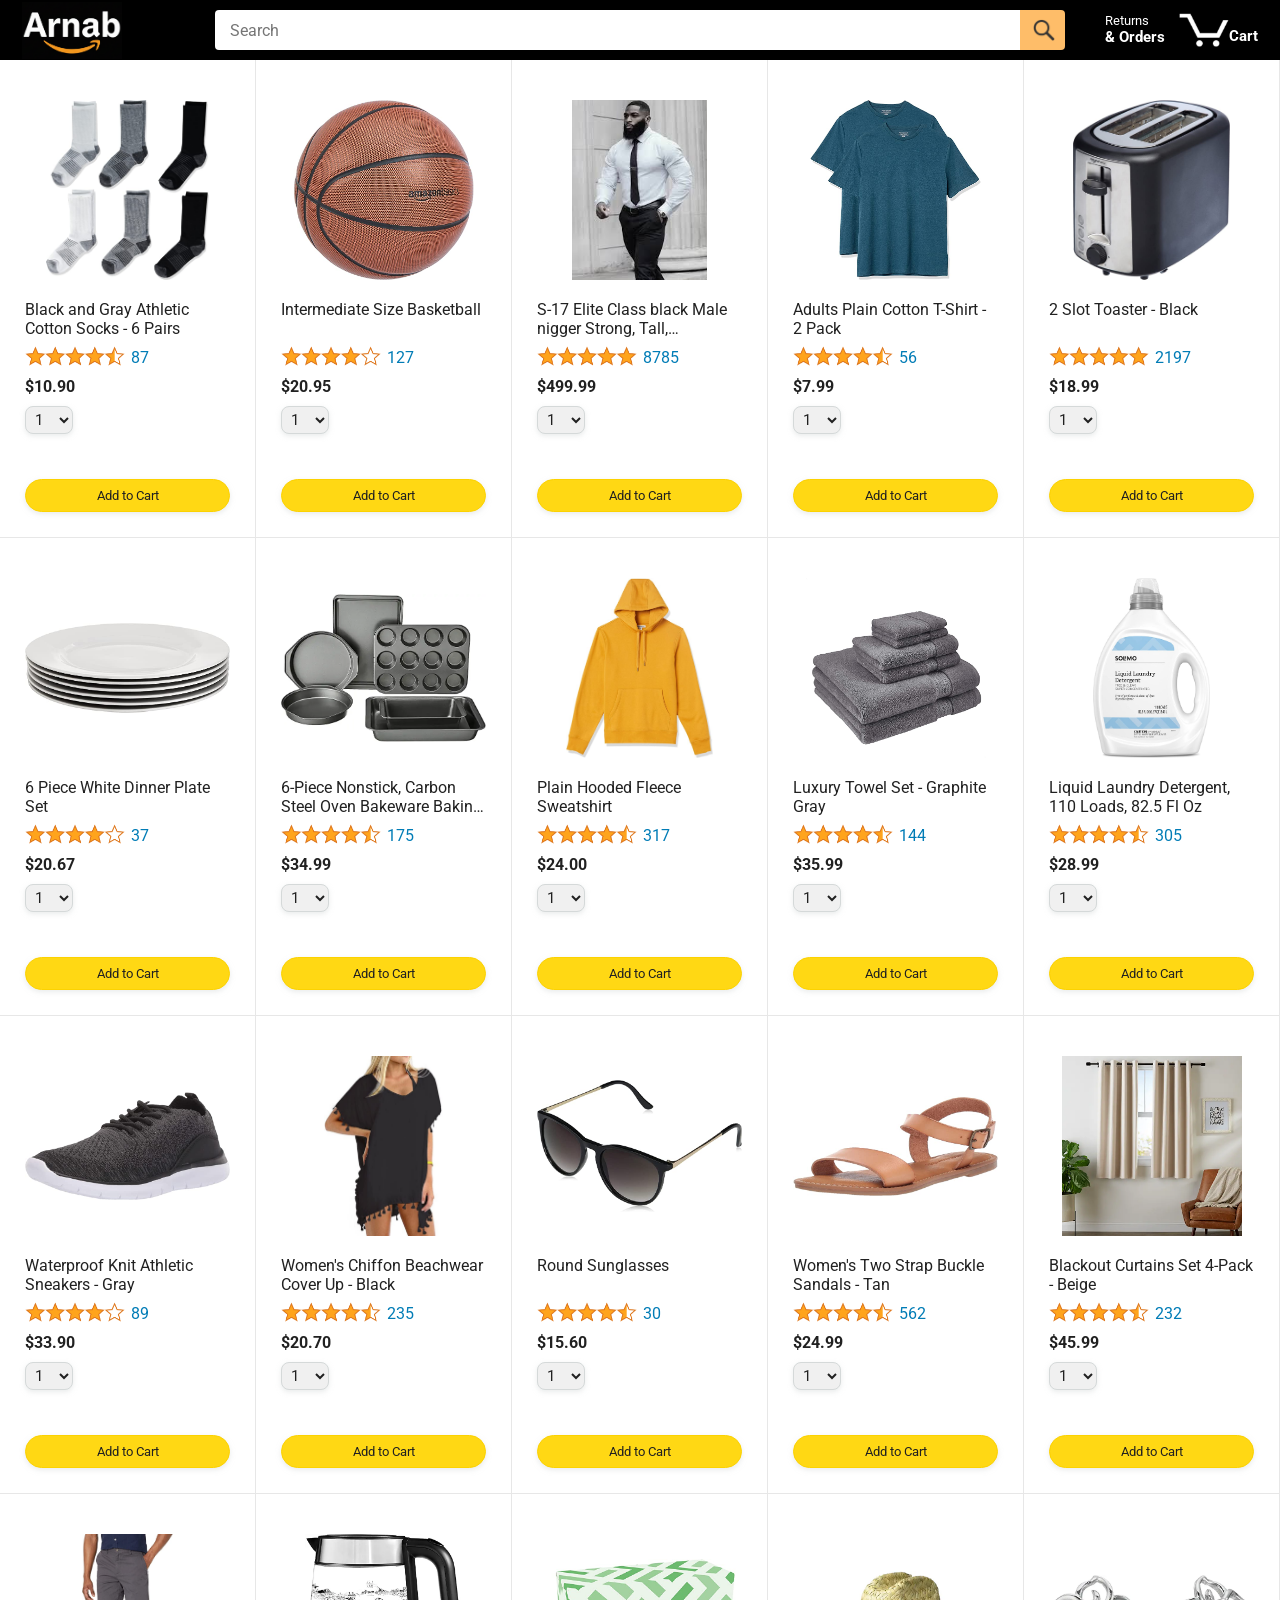
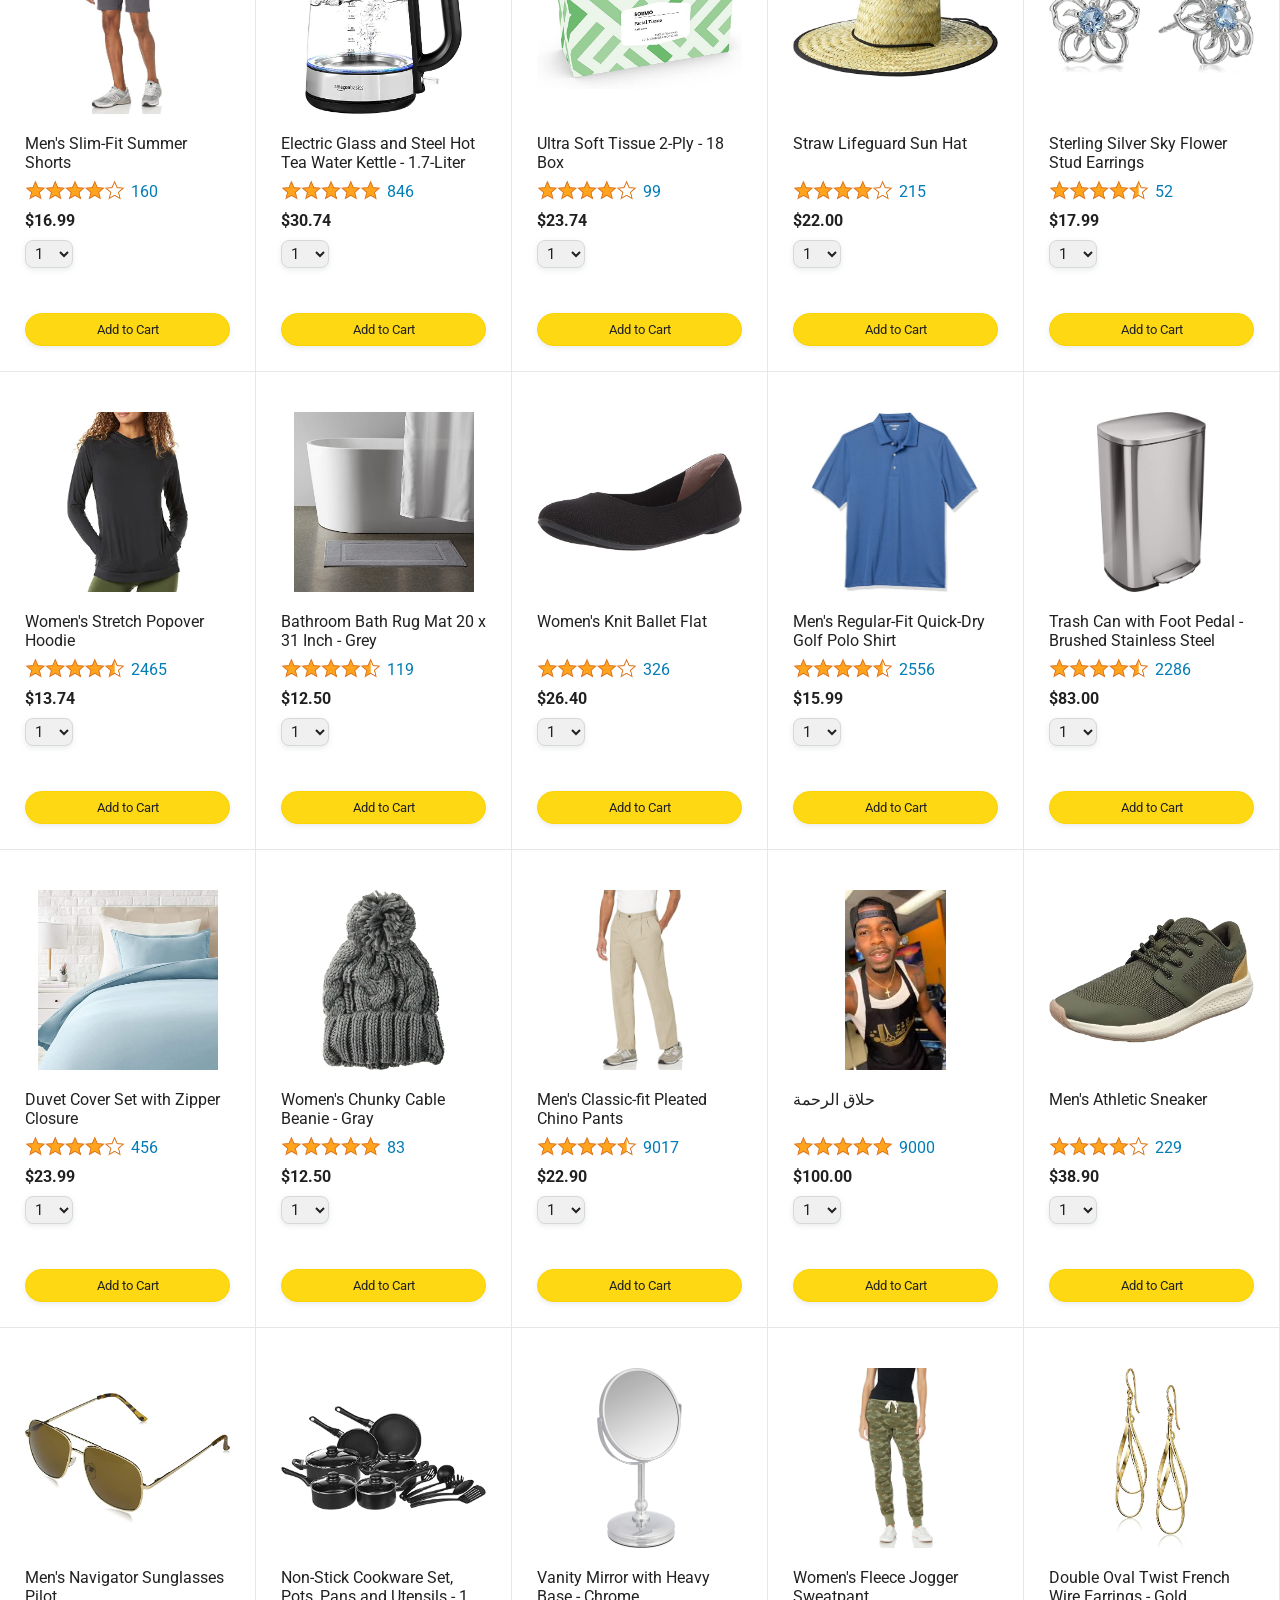
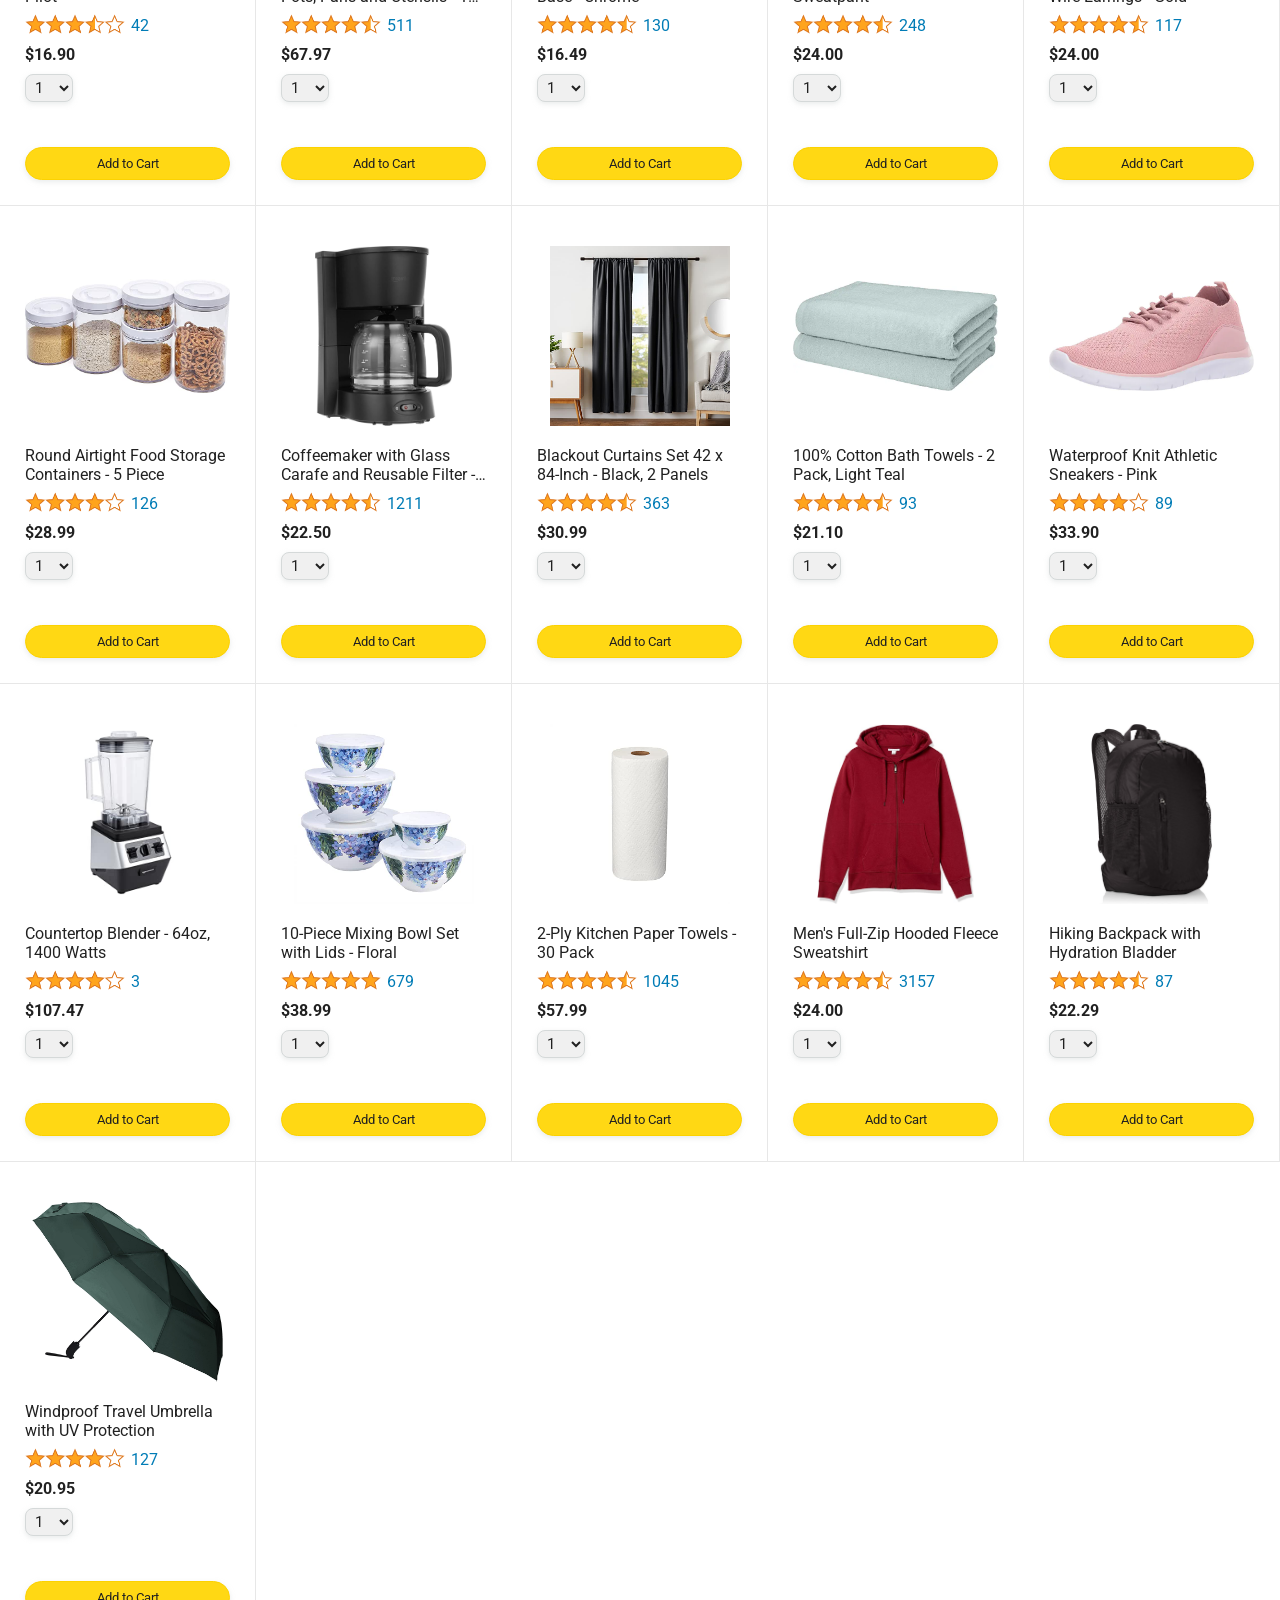
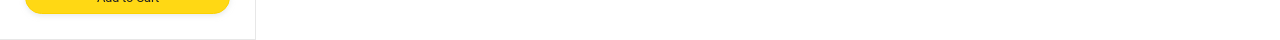
<file: index.html>
<!DOCTYPE html>
<html>
  <head>
    <title>Arnab Project</title>

    <!-- This code is needed for responsive design to work.
      (Responsive design = make the website look good on
      smaller screen sizes like a phone or a tablet). -->
    <meta name="viewport" content="width=device-width, initial-scale=1">

    <!-- Load a font called Roboto from Google Fonts. -->
    <link rel="preconnect" href="https://fonts.googleapis.com">
    <link rel="preconnect" href="https://fonts.gstatic.com" crossorigin>
    <link href="https://fonts.googleapis.com/css2?family=Roboto:wght@400;500;700&display=swap" rel="stylesheet">

    <!-- Here are the CSS files for this page. -->
    <link rel="stylesheet" href="styles/shared/general.css">
    <link rel="stylesheet" href="styles/shared/arnab-header.css">
    <link rel="stylesheet" href="styles/pages/arnab.css">
  </head>
  <body>
    <div class="arnab-header">
      <div class="arnab-header-left-section">
        <a href="index.html" class="header-link">
          <img class="arnab-logo"
            src="images/logoPicture.png">
          <img class="arnab-mobile-logo"
            src="images/arnab-mobile-logo-white.svg">
        </a>
      </div>

      <div class="arnab-header-middle-section">
        <input class="search-bar" type="text" placeholder="Search">

        <button class="search-button">
          <img class="search-icon" src="images/icons/search-icon.png">
        </button>
      </div>

      <div class="arnab-header-right-section">
        <a class="orders-link header-link" href="orders.html">
          <span class="returns-text">Returns</span>
          <span class="orders-text">& Orders</span>
        </a>

        <a class="cart-link header-link" href="checkout.html">
          <img class="cart-icon" src="images/icons/cart-icon.png">
          <div class="cart-quantity js-cart-quantity"></div>
          <div class="cart-text">Cart</div>
        </a>
      </div>
    </div>
    
    <div class="main">
      <div class="products-grid js-products-grid">

        <!--
        <div class="product-container">
          <div class="product-image-container">
            <img class="product-image"
              src="images/products/athletic-cotton-socks-6-pairs.jpg">
          </div>

          <div class="product-name limit-text-to-2-lines">
            Black and Gray Athletic Cotton Socks - 6 Pairs
          </div>

          <div class="product-rating-container">
            <img class="product-rating-stars"
              src="images/ratings/rating-45.png">
            <div class="product-rating-count link-primary">
              87
            </div>
          </div>

          <div class="product-price">
            $10.90
          </div>

          <div class="product-quantity-container">
            <select>
              <option selected value="1">1</option>
              <option value="2">2</option>
              <option value="3">3</option>
              <option value="4">4</option>
              <option value="5">5</option>
              <option value="6">6</option>
              <option value="7">7</option>
              <option value="8">8</option>
              <option value="9">9</option>
              <option value="10">10</option>
            </select>
          </div>

          <div class="product-spacer"></div>

          <div class="added-to-cart">
            <img src="images/icons/checkmark.png">
            Added
          </div>

          <button class="add-to-cart-button button-primary">
            Add to Cart
          </button>
        </div>
        -->

      </div>
    </div>

    <script type="module" src="scripts/arnab.js"></script><!--this file now called Entry point-->
    <!--type="module" let's this file get variables out of other files.-->
  </body>
</html>
</file>
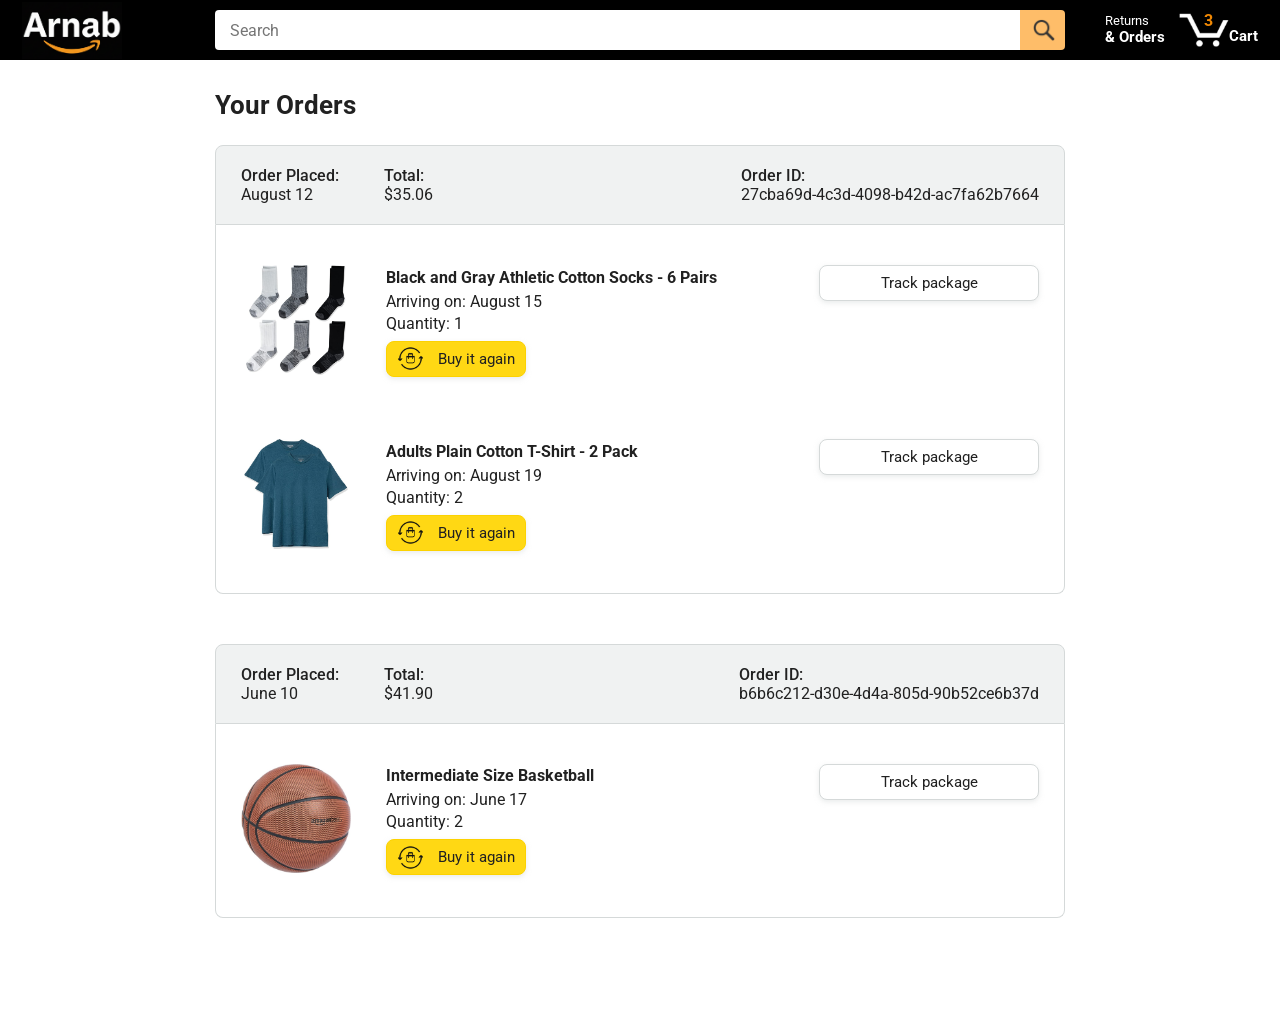
<file: orders.html>
<!DOCTYPE html>
<html>
  <head>
    <title>Orders</title>

    <!-- This code is needed for responsive design to work.
      (Responsive design = make the website look good on
      smaller screen sizes like a phone or a tablet). -->
    <meta name="viewport" content="width=device-width, initial-scale=1">

    <!-- Load a font called Roboto from Google Fonts. -->
    <link rel="preconnect" href="https://fonts.googleapis.com">
    <link rel="preconnect" href="https://fonts.gstatic.com" crossorigin>
    <link href="https://fonts.googleapis.com/css2?family=Roboto:wght@400;500;700&display=swap" rel="stylesheet">

    <!-- Here are the CSS files for this page. -->
    <link rel="stylesheet" href="styles/shared/general.css">
    <link rel="stylesheet" href="styles/shared/arnab-header.css">
    <link rel="stylesheet" href="styles/pages/orders.css">
  </head>
  <body>
    <div class="arnab-header">
      <div class="arnab-header-left-section">
        <a href="index.html" class="header-link">
          <img class="arnab-logo"
            src="images/logoPicture.png">
          <img class="arnab-mobile-logo"
            src="images/arnab-mobile-logo-white.svg">
        </a>
      </div>

      <div class="arnab-header-middle-section">
        <input class="search-bar" type="text" placeholder="Search">

        <button class="search-button">
          <img class="search-icon" src="images/icons/search-icon.png">
        </button>
      </div>

      <div class="arnab-header-right-section">
        <a class="orders-link header-link" href="orders.html">
          <span class="returns-text">Returns</span>
          <span class="orders-text">& Orders</span>
        </a>

        <a class="cart-link header-link" href="checkout.html">
          <img class="cart-icon" src="images/icons/cart-icon.png">
          <div class="cart-quantity">3</div>
          <div class="cart-text">Cart</div>
        </a>
      </div>
    </div>

    <div class="main">
      <div class="page-title">Your Orders</div>

      <div class="orders-grid">
        <div class="order-container">
          
          <div class="order-header">
            <div class="order-header-left-section">
              <div class="order-date">
                <div class="order-header-label">Order Placed:</div>
                <div>August 12</div>
              </div>
              <div class="order-total">
                <div class="order-header-label">Total:</div>
                <div>$35.06</div>
              </div>
            </div>

            <div class="order-header-right-section">
              <div class="order-header-label">Order ID:</div>
              <div>27cba69d-4c3d-4098-b42d-ac7fa62b7664</div>
            </div>
          </div>

          <div class="order-details-grid">
            <div class="product-image-container">
              <img src="images/products/athletic-cotton-socks-6-pairs.jpg">
            </div>

            <div class="product-details">
              <div class="product-name">
                Black and Gray Athletic Cotton Socks - 6 Pairs
              </div>
              <div class="product-delivery-date">
                Arriving on: August 15
              </div>
              <div class="product-quantity">
                Quantity: 1
              </div>
              <button class="buy-again-button button-primary">
                <img class="buy-again-icon" src="images/icons/buy-again.png">
                <span class="buy-again-message">Buy it again</span>
              </button>
            </div>

            <div class="product-actions">
              <a href="tracking.html">
                <button class="track-package-button button-secondary">
                  Track package
                </button>
              </a>
            </div>

            <div class="product-image-container">
              <img src="images/products/adults-plain-cotton-tshirt-2-pack-teal.jpg">
            </div>

            <div class="product-details">
              <div class="product-name">
                Adults Plain Cotton T-Shirt - 2 Pack
              </div>
              <div class="product-delivery-date">
                Arriving on: August 19
              </div>
              <div class="product-quantity">
                Quantity: 2
              </div>
              <button class="buy-again-button button-primary">
                <img class="buy-again-icon" src="images/icons/buy-again.png">
                <span class="buy-again-message">Buy it again</span>
              </button>
            </div>

            <div class="product-actions">
              <a href="tracking.html">
                <button class="track-package-button button-secondary">
                  Track package
                </button>
              </a>
            </div>
          </div>
        </div>

        <div class="order-container">

          <div class="order-header">
            <div class="order-header-left-section">
              <div class="order-date">
                <div class="order-header-label">Order Placed:</div>
                <div>June 10</div>
              </div>
              <div class="order-total">
                <div class="order-header-label">Total:</div>
                <div>$41.90</div>
              </div>
            </div>

            <div class="order-header-right-section">
              <div class="order-header-label">Order ID:</div>
              <div>b6b6c212-d30e-4d4a-805d-90b52ce6b37d</div>
            </div>
          </div>

          <div class="order-details-grid">
            <div class="product-image-container">
              <img src="images/products/intermediate-composite-basketball.jpg">
            </div>

            <div class="product-details">
              <div class="product-name">
                Intermediate Size Basketball
              </div>
              <div class="product-delivery-date">
                Arriving on: June 17
              </div>
              <div class="product-quantity">
                Quantity: 2
              </div>
              <button class="buy-again-button button-primary">
                <img class="buy-again-icon" src="images/icons/buy-again.png">
                <span class="buy-again-message">Buy it again</span>
              </button>
            </div>

            <div class="product-actions">
              <a href="tracking.html">
                <button class="track-package-button button-secondary">
                  Track package
                </button>
              </a>
            </div>
          </div>
        </div>
      </div>
    </div>
  </body>
</html>
</file>
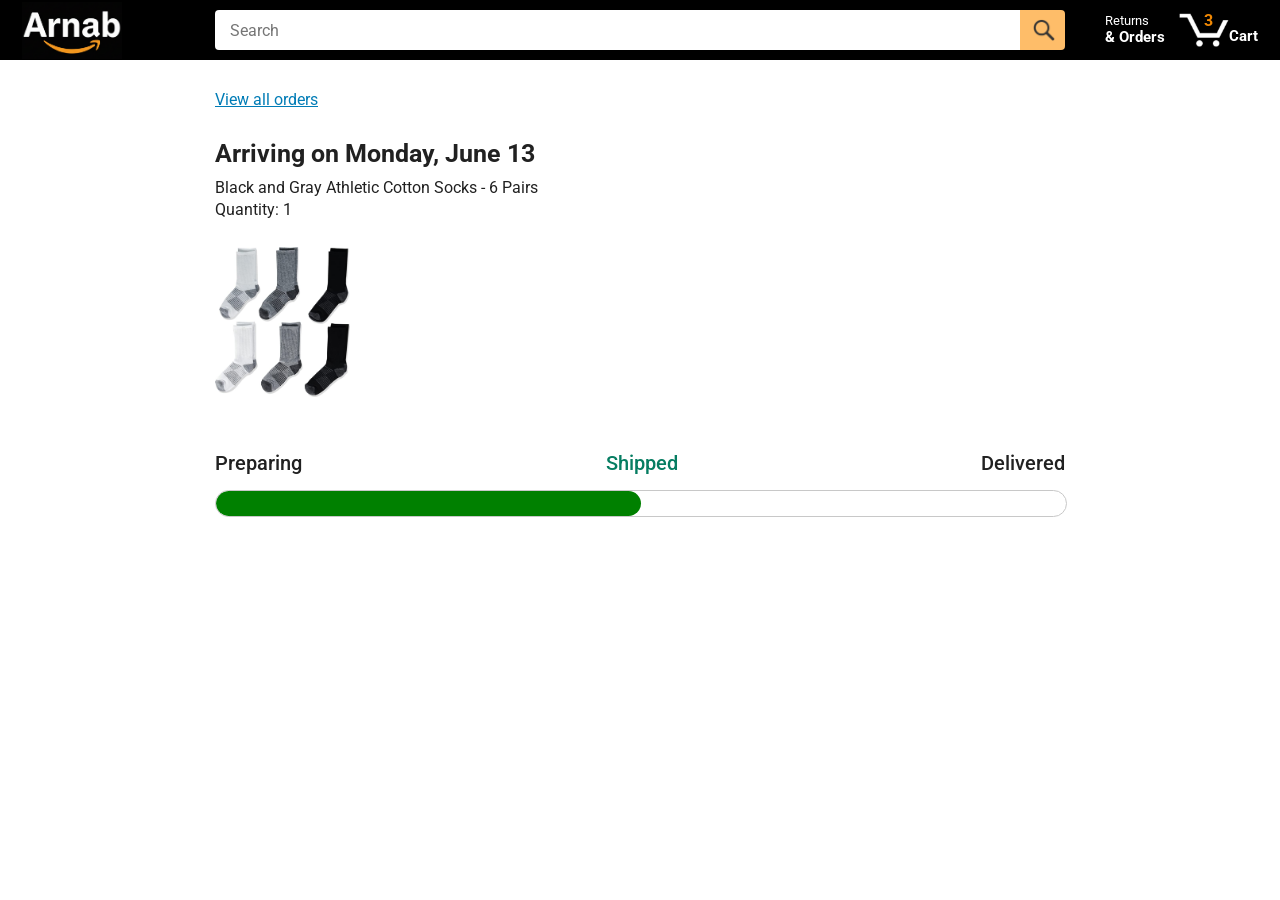
<file: tracking.html>
<!DOCTYPE html>
<html>
  <head>
    <title>Tracking</title>
    <meta name="viewport" content="width=device-width, initial-scale=1">
    <link rel="preconnect" href="https://fonts.googleapis.com">
    <link rel="preconnect" href="https://fonts.gstatic.com" crossorigin>
    <link href="https://fonts.googleapis.com/css2?family=Roboto:wght@400;500;700&display=swap" rel="stylesheet">
    <link rel="stylesheet" href="styles/shared/general.css">
    <link rel="stylesheet" href="styles/shared/arnab-header.css">
    <link rel="stylesheet" href="styles/pages/tracking.css">
  </head>
  <body>
    <div class="arnab-header">
      <div class="arnab-header-left-section">
        <a href="index.html" class="header-link">
          <img class="arnab-logo" src="images/logoPicture.png">
          <img class="arnab-mobile-logo" src="images/arnab-mobile-logo-white.svg">
        </a>
      </div>
      <div class="arnab-header-middle-section">
        <input class="search-bar" type="text" placeholder="Search">
        <button class="search-button">
          <img class="search-icon" src="images/icons/search-icon.png">
        </button>
      </div>
      <div class="arnab-header-right-section">
        <a class="orders-link header-link" href="orders.html">
          <span class="returns-text">Returns</span>
          <span class="orders-text">& Orders</span>
        </a>
        <a class="cart-link header-link" href="checkout.html">
          <img class="cart-icon" src="images/icons/cart-icon.png">
          <div class="cart-quantity">3</div>
          <div class="cart-text">Cart</div>
        </a>
      </div>
    </div>
    <div class="main">
      <div class="order-tracking">
        <a class="back-to-orders-link link-primary" href="orders.html">
          View all orders
        </a>
        <div class="delivery-date">
          Arriving on Monday, June 13
        </div>
        <div class="product-info">
          Black and Gray Athletic Cotton Socks - 6 Pairs
        </div>
        <div class="product-info">
          Quantity: 1
        </div>
        <img class="product-image" src="images/products/athletic-cotton-socks-6-pairs.jpg">
        <div class="progress-labels-container">
          <div class="progress-label">Preparing</div>
          <div class="progress-label current-status">Shipped</div>
          <div class="progress-label">Delivered</div>
        </div>
        <div class="progress-bar-container">
          <div class="progress-bar"></div>
        </div>
      </div>
    </div>
  </body>
</html>
</file>
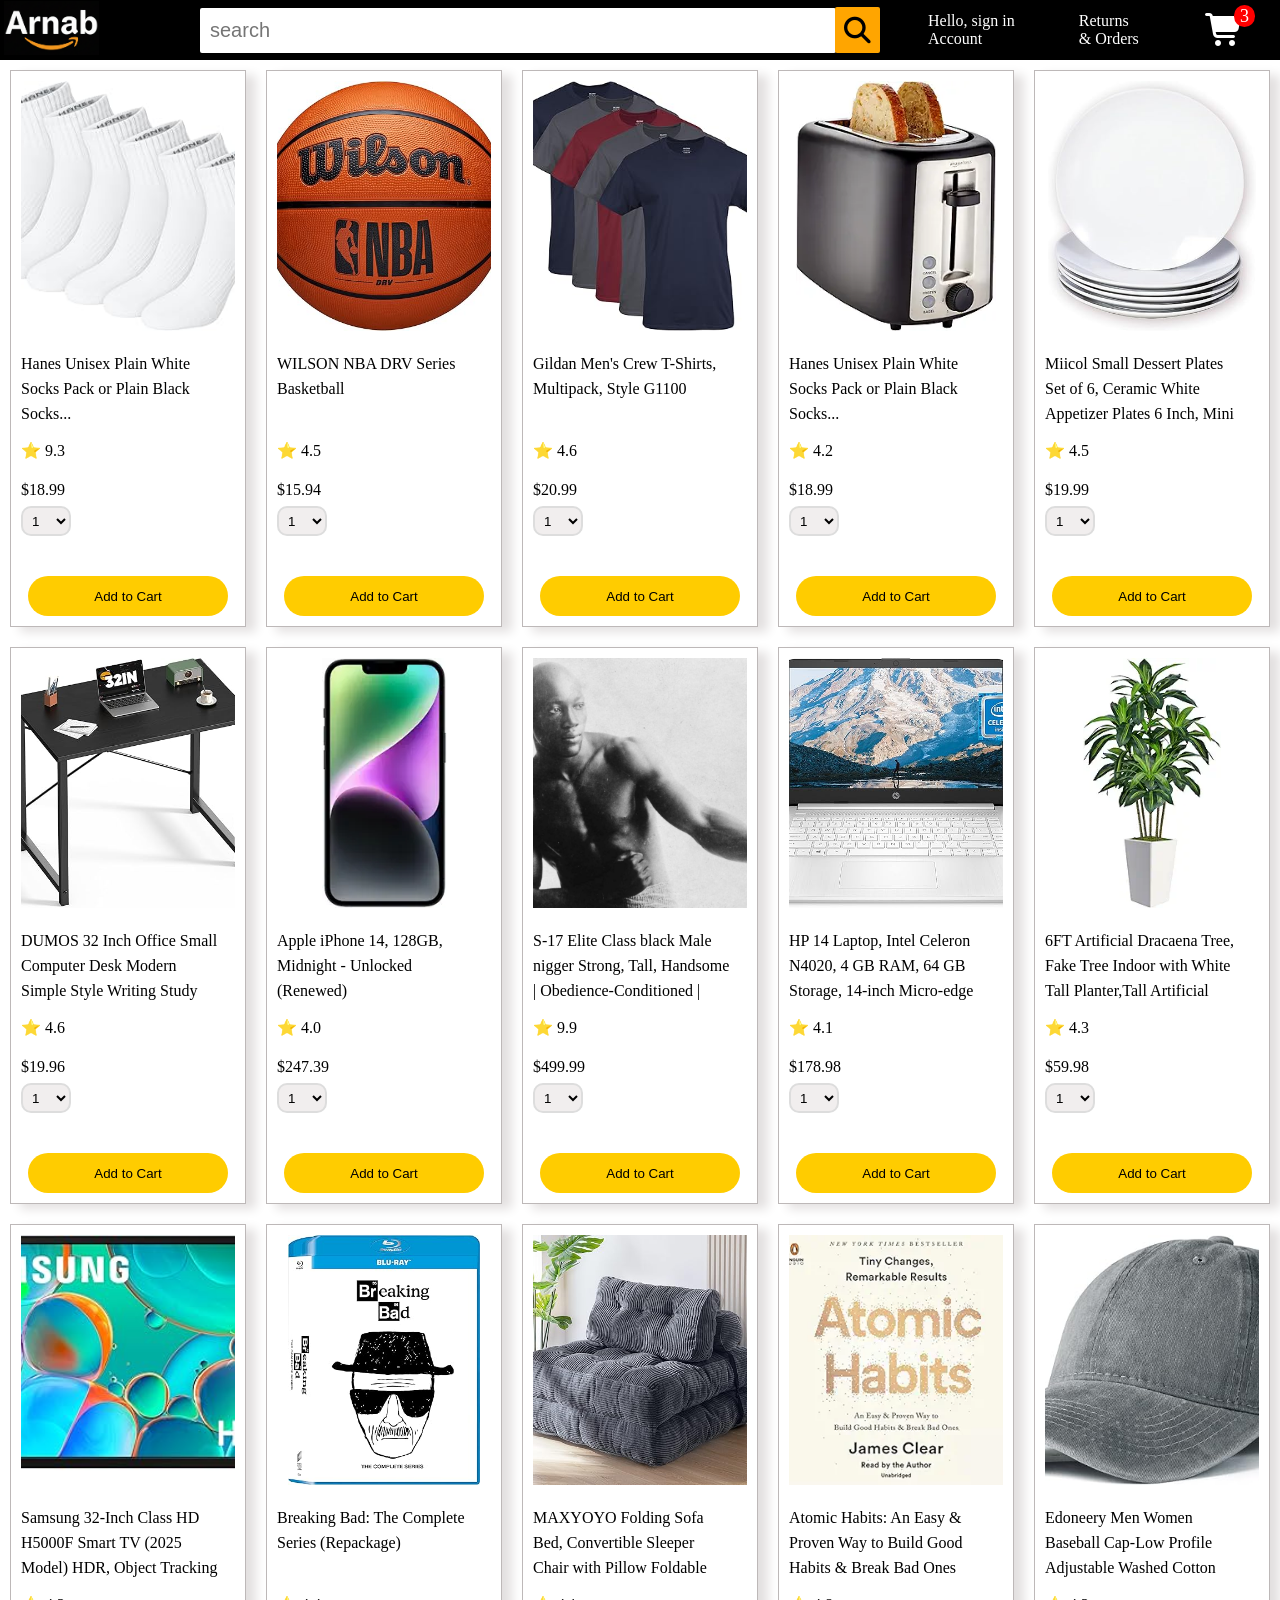
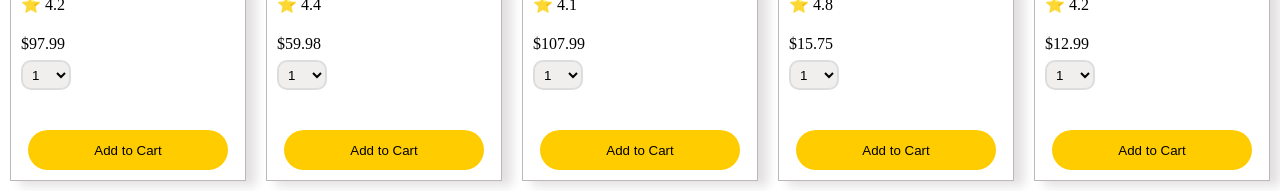
<file: Pages/HomePage.html>
<!DOCTYPE html>
<html lang="en">
<head>
    <meta charset="UTF-8">
    <title>Arnab Store</title>
    <link rel="stylesheet" href="../Styles/headStyles.css">
    <link rel="stylesheet" href="../Styles/generalStyles.css">
    <link rel="stylesheet" href="../Styles/middleStyles.css">
    <!-- links for the icons -->
    <link rel="stylesheet" href="../fontawesome/css/fontawesome.min.css">
    <link rel="stylesheet" href="../fontawesome/css/all.min.css">
</head>

<body>
    <div class="header">
        <div class="left-section">
            <img class="image-logo" src="/ImagesFolder/general/logoPicture.png" alt="logo">
        </div>
        
        <div class="middle-section">
            <div class="search-box-container">
                <label><input id="search-box-id" class="search-box" type="search" placeholder="search"></label>
            </div>
            <div>
                <button class="search-button">
                    <a class="search-button-link" href="#search-box-id">
                        <i class="fa-solid fa-magnifying-glass fa-2x"></i>
                    </a>
                </button>
            </div>
        </div>
        
        <div class="right-section">
            
            <div class="sign-in">
                <a href="loginPage.html">Hello, sign in <br>Account</a>
            </div>
            
            <div class="returns-and-orders">
                <a href="#">Returns<br>& Orders</a>
            </div>
            
            <div class="cart">
                <a href="#"><i class="fa-solid fa-cart-shopping fa-2x"></i></a>
                <p class="items-number">3</p>
            </div>
            
        </div>
        
    </div>
    
    <div class="middle">
        
        <!--product 1-->
        <div class="product-preview">
            
            <div class="product-picture-container">
                <img class="product-picture" src="/ImagesFolder/products/white-socks.jpg" alt="error">
            </div>
            
            <div class="product-info">
                <p class="product-det">Hanes Unisex Plain White Socks Pack or Plain Black Socks...</p>
            </div>
            
            <div class="product-rate">
                <p>&#11088; 9.3</p>
            </div>
            
            <div class="product-price-container">
                <p class="product-price">$18.99</p>
            </div>
            
            <div class="quantity">
                <label>
                    <select class="product-number">
                    <option value="1">1</option>
                    <option value="2">2</option>
                    <option value="3">3</option>
                    <option value="4">4</option>
                    <option value="5">5</option>
                </select>
                </label>
            </div>
            
            <div class="add-button-container">
                <button class="add-button">Add to Cart</button>
            </div>
            
        </div>
        
        <!-- product 2-->
        <div class="product-preview">
            
            <div class="product-picture-container">
                <img class="product-picture" src="/ImagesFolder/products/basketball.jpg" alt="error">
            </div>
            
            <div class="product-info">
                <p class="product-det">WILSON NBA DRV Series Basketball</p>
            </div>
            
            <div class="product-rate">
                <p>&#11088; 4.5</p>
            </div>
            
            <div class="product-price-container">
                <p class="product-price">$15.94</p>
            </div>
            
            <div class="quantity">
                <label>
                    <select class="product-number">
                        <option value="1">1</option>
                        <option value="2">2</option>
                        <option value="3">3</option>
                        <option value="4">4</option>
                        <option value="5">5</option>
                    </select>
                </label>
            </div>
            
            <div class="add-button-container">
                <button class="add-button">Add to Cart</button>
            </div>
        
        </div>
        
        <!-- product 3-->
        <div class="product-preview">
            
            <div class="product-picture-container">
                <img class="product-picture" src="/ImagesFolder/products/t-shirt.jpg" alt="error">
            </div>
            
            <div class="product-info">
                <p class="product-det">Gildan Men's Crew T-Shirts, Multipack, Style G1100</p>
            </div>
            
            <div class="product-rate">
                <p>&#11088; 4.6</p>
            </div>
            
            <div class="product-price-container">
                <p class="product-price">$20.99</p>
            </div>
            
            <div class="quantity">
                <label>
                    <select class="product-number">
                        <option value="1">1</option>
                        <option value="2">2</option>
                        <option value="3">3</option>
                        <option value="4">4</option>
                        <option value="5">5</option>
                    </select>
                </label>
            </div>
            
            <div class="add-button-container">
                <button class="add-button">Add to Cart</button>
            </div>
        
        </div>
        
        <!-- product 4-->
        <div class="product-preview">
            
            <div class="product-picture-container">
                <img class="product-picture" src="/ImagesFolder/products/toaster.webp" alt="error">
            </div>
            
            <div class="product-info">
                <p class="product-det">Hanes Unisex Plain White Socks Pack or Plain Black Socks...</p>
            </div>
            
            <div class="product-rate">
                <p>&#11088; 4.2</p>
            </div>
            
            <div class="product-price-container">
                <p class="product-price">$18.99</p>
            </div>
            
            <div class="quantity">
                <label>
                    <select class="product-number">
                        <option value="1">1</option>
                        <option value="2">2</option>
                        <option value="3">3</option>
                        <option value="4">4</option>
                        <option value="5">5</option>
                    </select>
                </label>
            </div>
            
            <div class="add-button-container">
                <button class="add-button">Add to Cart</button>
            </div>
        
        </div>
        
        <!-- product 5-->
        <div class="product-preview">
            
            <div class="product-picture-container">
                <img class="product-picture" src="/ImagesFolder/products/white-plates.jpg" alt="error">
            </div>
            
            <div class="product-info">
                <p class="product-det">Miicol Small Dessert Plates Set of 6, Ceramic White Appetizer Plates 6 Inch, Mini Porcelain Serving Plate for Cake, Bread, Salad, Snack</p>
            </div>
            
            <div class="product-rate">
                <p>&#11088; 4.5</p>
            </div>
            
            <div class="product-price-container">
                <p class="product-price">$19.99</p>
            </div>
            
            <div class="quantity">
                <label>
                    <select class="product-number">
                        <option value="1">1</option>
                        <option value="2">2</option>
                        <option value="3">3</option>
                        <option value="4">4</option>
                        <option value="5">5</option>
                    </select>
                </label>
            </div>
            
            <div class="add-button-container">
                <button class="add-button">Add to Cart</button>
            </div>
        
        </div>
        
        <!-- product 6-->
        <div class="product-preview">
            
            <div class="product-picture-container">
                <img class="product-picture" src="/ImagesFolder/products/computer-disk.jpg" alt="error">
            </div>
            
            <div class="product-info">
                <p class="product-det">DUMOS 32 Inch Office Small Computer Desk Modern Simple Style Writing Study Work Table for Home Bedroom - Wood Black</p>
            </div>
            
            <div class="product-rate">
                <p>&#11088; 4.6</p>
            </div>
            
            <div class="product-price-container">
                <p class="product-price">$19.96</p>
            </div>
            
            <div class="quantity">
                <label>
                    <select class="product-number">
                        <option value="1">1</option>
                        <option value="2">2</option>
                        <option value="3">3</option>
                        <option value="4">4</option>
                        <option value="5">5</option>
                    </select>
                </label>
            </div>
            
            <div class="add-button-container">
                <button class="add-button">Add to Cart</button>
            </div>
        
        </div>
        
        <!-- product 7-->
        <div class="product-preview">
            
            <div class="product-picture-container">
                <img class="product-picture" src="/ImagesFolder/products/iphone14.webp" alt="error">
            </div>
            
            <div class="product-info">
                <p class="product-det">Apple iPhone 14, 128GB, Midnight - Unlocked (Renewed)</p>
            </div>
            
            <div class="product-rate">
                <p>&#11088; 4.0</p>
            </div>
            
            <div class="product-price-container">
                <p class="product-price">$247.39</p>
            </div>
            
            <div class="quantity">
                <label>
                    <select class="product-number">
                        <option value="1">1</option>
                        <option value="2">2</option>
                        <option value="3">3</option>
                        <option value="4">4</option>
                        <option value="5">5</option>
                    </select>
                </label>
            </div>
            
            <div class="add-button-container">
                <button class="add-button">Add to Cart</button>
            </div>
        
        </div>
        
        <!-- product 8-->
        <div class="product-preview">
            
            <div class="product-picture-container">
                <img class="product-picture" src="/ImagesFolder/products/nigger.jpeg" alt="error">
            </div>
            
            <div class="product-info">
                <p class="product-det">S-17 Elite Class black Male nigger Strong, Tall, Handsome | Obedience-Conditioned |</p>
            </div>
            
            <div class="product-rate">
                <p>&#11088; 9.9</p>
            </div>
            
            <div class="product-price-container">
                <p class="product-price">$499.99</p>
            </div>
            
            <div class="quantity">
                <label>
                    <select class="product-number">
                        <option value="1">1</option>
                        <option value="2">2</option>
                        <option value="3">3</option>
                        <option value="4">4</option>
                        <option value="5">5</option>
                    </select>
                </label>
            </div>
            
            <div class="add-button-container">
                <button class="add-button">Add to Cart</button>
            </div>
        
        </div>
        
        <!-- product 9-->
        <div class="product-preview">
            
            <div class="product-picture-container">
                <img class="product-picture" src="/ImagesFolder/products/laptop.jpg" alt="error">
            </div>
            
            <div class="product-info">
                <p class="product-det">HP 14 Laptop, Intel Celeron N4020, 4 GB RAM, 64 GB Storage, 14-inch Micro-edge HD Display, Windows 11 Home, Thin & Portable, 4K Graphics, One Year of Microsoft 365 (14-dq0040nr, Snowflake White)</p>
            </div>
            
            <div class="product-rate">
                <p>&#11088; 4.1</p>
            </div>
            
            <div class="product-price-container">
                <p class="product-price">$178.98</p>
            </div>
            
            <div class="quantity">
                <label>
                    <select class="product-number">
                        <option value="1">1</option>
                        <option value="2">2</option>
                        <option value="3">3</option>
                        <option value="4">4</option>
                        <option value="5">5</option>
                    </select>
                </label>
            </div>
            
            <div class="add-button-container">
                <button class="add-button">Add to Cart</button>
            </div>
        
        </div>
        
        <!-- product 10-->
        <div class="product-preview">
            
            <div class="product-picture-container">
                <img class="product-picture" src="/ImagesFolder/products/tree.webp" alt="error">
            </div>
            
            <div class="product-info">
                <p class="product-det">6FT Artificial Dracaena Tree, Fake Tree Indoor with White Tall Planter,Tall Artificial Plants Indoor, Artificial Silk Tree for Home Office Decor (White)</p>
            </div>
            
            <div class="product-rate">
                <p>&#11088; 4.3</p>
            </div>
            
            <div class="product-price-container">
                <p class="product-price">$59.98</p>
            </div>
            
            <div class="quantity">
                <label>
                    <select class="product-number">
                        <option value="1">1</option>
                        <option value="2">2</option>
                        <option value="3">3</option>
                        <option value="4">4</option>
                        <option value="5">5</option>
                    </select>
                </label>
            </div>
            
            <div class="add-button-container">
                <button class="add-button">Add to Cart</button>
            </div>
        
        </div>
        
        <!-- product 11-->
        <div class="product-preview">
            
            <div class="product-picture-container">
                <img class="product-picture" src="/ImagesFolder/products/samsung-tv.jpg" alt="error">
            </div>
            
            <div class="product-info">
                <p class="product-det">Samsung 32-Inch Class HD H5000F Smart TV (2025 Model) HDR, Object Tracking Sound Lite, Knox Security, One UI Tizen</p>
            </div>
            
            <div class="product-rate">
                <p>&#11088; 4.2</p>
            </div>
            
            <div class="product-price-container">
                <p class="product-price">$97.99</p>
            </div>
            
            <div class="quantity">
                <label>
                    <select class="product-number">
                        <option value="1">1</option>
                        <option value="2">2</option>
                        <option value="3">3</option>
                        <option value="4">4</option>
                        <option value="5">5</option>
                    </select>
                </label>
            </div>
            
            <div class="add-button-container">
                <button class="add-button">Add to Cart</button>
            </div>
        
        </div>
        
        <!-- product 12-->
        <div class="product-preview">
            
            <div class="product-picture-container">
                <img class="product-picture" src="/ImagesFolder/products/breaking-bad.jpg" alt="error">
            </div>
            
            <div class="product-info">
                <p class="product-det">Breaking Bad: The Complete Series (Repackage)</p>
            </div>
            
            <div class="product-rate">
                <p>&#11088; 4.4</p>
            </div>
            
            <div class="product-price-container">
                <p class="product-price">$59.98</p>
            </div>
            
            <div class="quantity">
                <label>
                    <select class="product-number">
                        <option value="1">1</option>
                        <option value="2">2</option>
                        <option value="3">3</option>
                        <option value="4">4</option>
                        <option value="5">5</option>
                    </select>
                </label>
            </div>
            
            <div class="add-button-container">
                <button class="add-button">Add to Cart</button>
            </div>
        
        </div>
        
        <!-- product 13-->
        <div class="product-preview">
            
            <div class="product-picture-container">
                <img class="product-picture" src="/ImagesFolder/products/couch.jpg" alt="error">
            </div>
            
            <div class="product-info">
                <p class="product-det">MAXYOYO Folding Sofa Bed, Convertible Sleeper Chair with Pillow Foldable Mattress with Back Support, Portable Fold Out Chair Bed Comfy Floor Sofa Lounge for Living Room Bedroom, Dark Grey, Single</p>
            </div>
            
            <div class="product-rate">
                <p>&#11088; 4.1</p>
            </div>
            
            <div class="product-price-container">
                <p class="product-price">$107.99</p>
            </div>
            
            <div class="quantity">
                <label>
                    <select class="product-number">
                        <option value="1">1</option>
                        <option value="2">2</option>
                        <option value="3">3</option>
                        <option value="4">4</option>
                        <option value="5">5</option>
                    </select>
                </label>
            </div>
            
            <div class="add-button-container">
                <button class="add-button">Add to Cart</button>
            </div>
        
        </div>
        
        <!-- product 14-->
        <div class="product-preview">
            
            <div class="product-picture-container">
                <img class="product-picture" src="/ImagesFolder/products/atomic-habits.webp" alt="error">
            </div>
            
            <div class="product-info">
                <p class="product-det">Atomic Habits: An Easy & Proven Way to Build Good Habits & Break Bad Ones Audible </p>
            </div>
            
            <div class="product-rate">
                <p>&#11088; 4.8</p>
            </div>
            
            <div class="product-price-container">
                <p class="product-price">$15.75</p>
            </div>
            
            <div class="quantity">
                <label>
                    <select class="product-number">
                        <option value="1">1</option>
                        <option value="2">2</option>
                        <option value="3">3</option>
                        <option value="4">4</option>
                        <option value="5">5</option>
                    </select>
                </label>
            </div>
            
            <div class="add-button-container">
                <button class="add-button">Add to Cart</button>
            </div>
        
        </div>
        
        <!-- product 15-->
        <div class="product-preview">
            
            <div class="product-picture-container">
                <img class="product-picture" src="/ImagesFolder/products/gray-hat.jpg" alt="error">
            </div>
            
            <div class="product-info">
                <p class="product-det">Edoneery Men Women Baseball Cap-Low Profile Adjustable Washed Cotton Golf Dad Hat</p>
            </div>
            
            <div class="product-rate">
                <p>&#11088; 4.2</p>
            </div>
            
            <div class="product-price-container">
                <p class="product-price">$12.99</p>
            </div>
            
            <div class="quantity">
                <label>
                    <select class="product-number">
                        <option value="1">1</option>
                        <option value="2">2</option>
                        <option value="3">3</option>
                        <option value="4">4</option>
                        <option value="5">5</option>
                    </select>
                </label>
            </div>
            
            <div class="add-button-container">
                <button class="add-button">Add to Cart</button>
            </div>
        
        </div>
        
    </div>

</body>

</html>
</file>
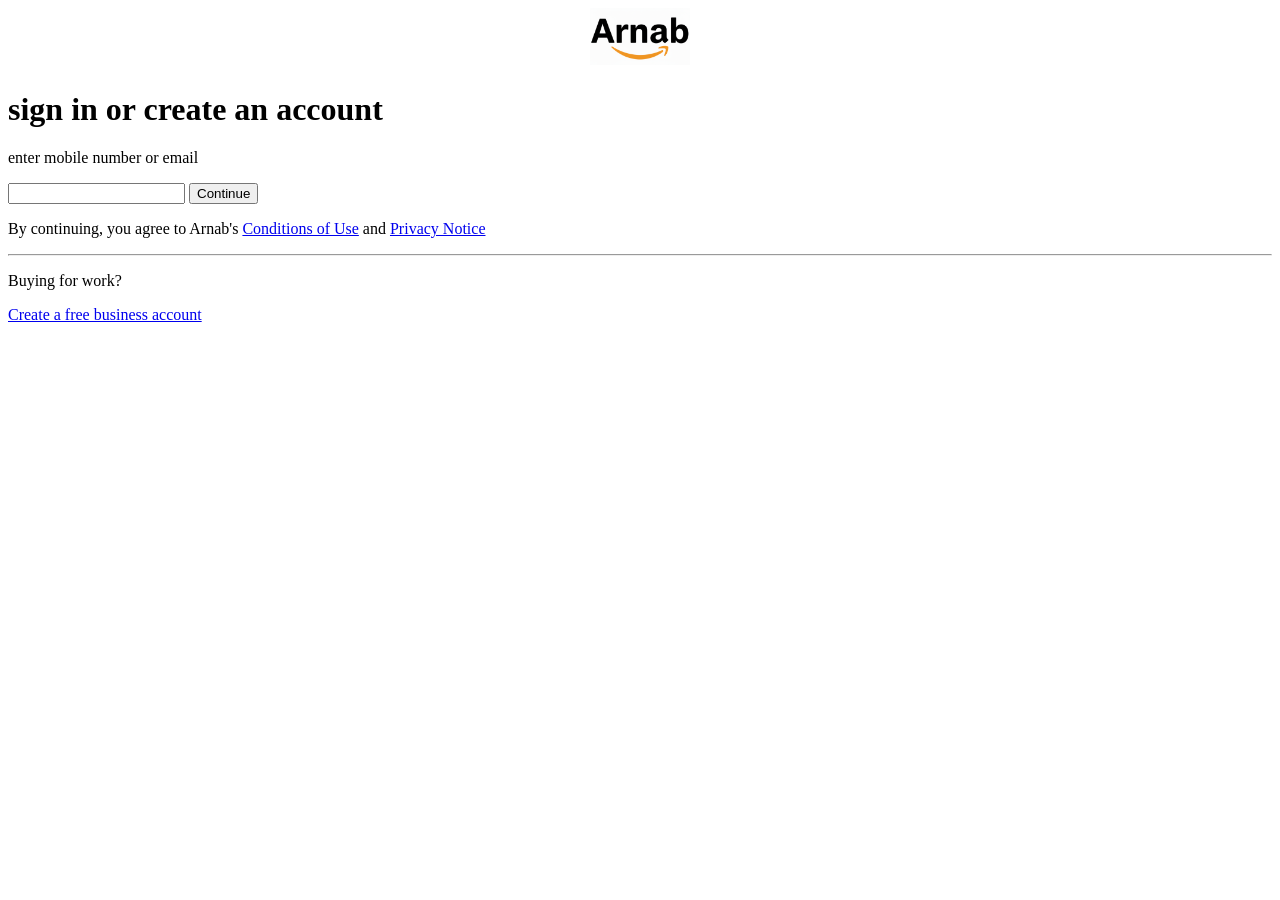
<file: Pages/loginPage.html>
<!DOCTYPE html>
<html lang="en">
<head>
    <meta charset="UTF-8">
    <title>Log in</title>
    <link rel="stylesheet" href="../Styles/logInStyles.css">
</head>

<body>
    <div class="logo">
        <img src="../ImagesFolder/general/whiteLogo.png" alt="error">
    </div>
    
    <div class="log-in-Box">
        <h1>sign in or create an account</h1>
        <p>enter mobile number or email</p>
        <label><input type="text"></label>
        <button>Continue</button>
        <p>By continuing, you agree to Arnab's <a href="#">Conditions of Use</a> and <a href="#">Privacy Notice</a></p>
        <hr>
        <p>Buying for work?</p>
        <a href="#">Create a free business account</a>
    </div>

</body>
</html>
</file>
<file: styles/shared/general.css>
body {
  font-family: Roboto, Arial;
  color: rgb(33, 33, 33);
  /* The <body> element has a default margin of 8px
     on all sides. This removes the default margins. */
  margin: 0;
}

/* <p> elements have a default margin on the top
   and bottom. This removes the default margins. */
p {
  margin: 0;
}

button {
  cursor: pointer;
}

select {
  cursor: pointer;
}

input, select, button {
  font-family: Roboto, Arial;
}

.button-primary {
  color: rgb(33, 33, 33);
  background-color: rgb(255, 216, 20);
  border: 1px solid rgb(252, 210, 0);
  border-radius: 8px;
  cursor: pointer;
  box-shadow: 0 2px 5px rgba(213, 217, 217, 0.5);
}

.button-primary:hover {
  background-color: rgb(247, 202, 0);
  border: 1px solid rgb(242, 194, 0);
}

.button-primary:active {
  background: rgb(255, 216, 20);
  border-color: rgb(252, 210, 0);
  box-shadow: none;
}

.button-secondary {
  color: rgb(33, 33, 33);
  background: white;
  border: 1px solid rgb(213, 217, 217);
  border-radius: 8px;
  cursor: pointer;
  box-shadow: 0 2px 5px rgba(213, 217, 217, 0.5);
}

.button-secondary:hover {
  background-color: rgb(247, 250, 250);
}

.button-secondary:active {
  background-color: rgb(237, 253, 255);
  box-shadow: none;
}

/* These styles will limit text to 2 lines. Anything
   beyond 2 lines will be replaced with "..."
   You can find this code by using an A.I. tool or by
   searching in Google.
   https://css-tricks.com/almanac/properties/l/line-clamp/ */
.limit-text-to-2-lines {
  display: -webkit-box;
  -webkit-line-clamp: 2;
  -webkit-box-orient: vertical;
  overflow: hidden;
}

.link-primary {
  color: rgb(1, 124, 182);
  cursor: pointer;
}

.link-primary:hover {
  color: rgb(196, 80, 0);
}

/* Styles for dropdown selectors. */
select {
  color: rgb(33, 33, 33);
  background-color: rgb(240, 240, 240);
  border: 1px solid rgb(213, 217, 217);
  border-radius: 8px;
  padding: 3px 5px;
  font-size: 15px;
  cursor: pointer;
  box-shadow: 0 2px 5px rgba(213, 217, 217, 0.5);
}

select:focus,
input:focus {
  outline: 2px solid rgb(255, 153, 0);
}
</file>
<file: styles/shared/arnab-header.css>
.arnab-header {
  background-color: black;
  color: white;
  padding-left: 15px;
  padding-right: 15px;

  display: flex;
  align-items: center;
  justify-content: space-between;

  position: fixed;
  top: 0;
  left: 0;
  right: 0;
  height: 60px;
}

.arnab-header-left-section {
  width: 180px;
}

@media (max-width: 800px) {
  .arnab-header-left-section {
    width: unset;
  }
}

.header-link {
  display: inline-block;
  padding: 6px;
  border-radius: 2px;
  cursor: pointer;
  text-decoration: none;
  border: 1px solid rgba(0, 0, 0, 0);
}

.header-link:hover {
  border: 1px solid white;
}

.arnab-logo {
  width: 100px;
  margin-top: 5px;
}

.arnab-mobile-logo {
  display: none;
}

@media (max-width: 575px) {
  .arnab-logo {
    display: none;
  }

  .arnab-mobile-logo {
    display: block;
    height: 35px;
    margin-top: 5px;
  }
}

.arnab-header-middle-section {
  flex: 1;
  max-width: 850px;
  margin-left: 10px;
  margin-right: 10px;
  display: flex;
}

.search-bar {
  flex: 1;
  width: 0;
  font-size: 16px;
  height: 38px;
  padding-left: 15px;
  border: none;
  border-top-left-radius: 4px;
  border-bottom-left-radius: 4px;
  border-top-right-radius: 0;
  border-bottom-right-radius: 0;
}

.search-button {
  background-color: rgb(254, 189, 105);
  border: none;
  width: 45px;
  height: 40px;
  border-top-right-radius: 4px;
  border-bottom-right-radius: 4px;
  flex-shrink: 0;
}

.search-icon {
  height: 22px;
  margin-left: 2px;
  margin-top: 3px;
}

.arnab-header-right-section {
  width: 180px;
  flex-shrink: 0;
  display: flex;
  justify-content: end;
}

.orders-link {
  color: white;
}

.returns-text {
  display: block;
  font-size: 13px;
}

.orders-text {
  display: block;
  font-size: 15px;
  font-weight: 700;
}

.cart-link {
  color: white;
  display: flex;
  align-items: center;
  position: relative;
}

.cart-icon {
  width: 50px;
}

.cart-text {
  margin-top: 12px;
  font-size: 15px;
  font-weight: 700;
}

.cart-quantity {
  color: rgb(240, 136, 4);
  font-size: 16px;
  font-weight: 700;

  position: absolute;
  top: 4px;
  left: 22px;
  
  width: 26px;
  text-align: center;
}
</file>
<file: styles/pages/arnab.css>
.main {
  margin-top: 60px;
}

.products-grid {
  display: grid;

  /* - In CSS Grid, 1fr means a column will take up the
       remaining space in the grid.
     - If we write 1fr 1fr ... 1fr; 8 times, this will
       divide the grid into 8 columns, each taking up an
       equal amount of the space.
     - repeat(8, 1fr); is a shortcut for repeating "1fr"
       8 times (instead of typing out "1fr" 8 times).
       repeat(...) is a special property that works with
       display: grid; */
  grid-template-columns: repeat(8, 1fr);
}

/* @media is used to create responsive design (making the
   website look good on any screen size). This @media
   means when the screen width is 2000px or less, we
   will divide the grid into 7 columns instead of 8. */
@media (max-width: 2000px) {
  .products-grid {
    grid-template-columns: repeat(7, 1fr);
  }
}

/* This @media means when the screen width is 1600px or
   less, we will divide the grid into 6 columns. */
@media (max-width: 1600px) {
  .products-grid {
    grid-template-columns: repeat(6, 1fr);
  }
}

@media (max-width: 1300px) {
  .products-grid {
    grid-template-columns: repeat(5, 1fr);
  }
}

@media (max-width: 1000px) {
  .products-grid {
    grid-template-columns: repeat(4, 1fr);
  }
}

@media (max-width: 800px) {
  .products-grid {
    grid-template-columns: repeat(3, 1fr);
  }
}

@media (max-width: 575px) {
  .products-grid {
    grid-template-columns: repeat(2, 1fr);
  }
}

@media (max-width: 450px) {
  .products-grid {
    grid-template-columns: 1fr;
  }
}

.product-container {
  padding-top: 40px;
  padding-bottom: 25px;
  padding-left: 25px;
  padding-right: 25px;

  border-right: 1px solid rgb(231, 231, 231);
  border-bottom: 1px solid rgb(231, 231, 231);

  display: flex;
  flex-direction: column;
}

.product-image-container {
  display: flex;
  justify-content: center;
  align-items: center;

  height: 180px;
  margin-bottom: 20px;
}

.product-image {
  /* Images will overflow their container by default. To
    prevent this, we set max-width and max-height to 100%
    so they stay inside their container. */
  max-width: 100%;
  max-height: 100%;
}

.product-name {
  height: 40px;
  margin-bottom: 5px;
}

.product-rating-container {
  display: flex;
  align-items: center;
  margin-bottom: 10px;
}

.product-rating-stars {
  width: 100px;
  margin-right: 6px;
}

.product-rating-count {
  color: rgb(1, 124, 182);
  cursor: pointer;
  margin-top: 3px;
}

.product-price {
  font-weight: 700;
  margin-bottom: 10px;
}

.product-quantity-container {
  margin-bottom: 17px;
}

.product-spacer {
  flex: 1;
}

.added-to-cart {
  color: rgb(6, 125, 98);
  font-size: 16px;

  display: flex;
  align-items: center;
  margin-bottom: 8px;

  /* At first, the "Added to cart" message will
     be invisible. Use JavaScript to change the
     opacity and make it visible. */
  opacity: 0;
}

.added-to-cart img {
  height: 20px;
  margin-right: 5px;
}
.added-to-cart-show{
  opacity: 1;
}

.add-to-cart-button {
  width: 100%;
  padding: 8px;
  border-radius: 50px;
}
</file>
<file: styles/pages/orders.css>
.main {
  max-width: 850px;
  margin-top: 90px;
  margin-bottom: 100px;
  padding-left: 20px;
  padding-right: 20px;

  /* margin-left: auto;
     margin-right auto;
     Is a trick for centering an element horizontally
     without needing a container. */
  margin-left: auto;
  margin-right: auto;
}

.page-title {
  font-weight: 700;
  font-size: 26px;
  margin-bottom: 25px;
}

.orders-grid {
  display: grid;
  grid-template-columns: 1fr;
  row-gap: 50px;
}

.order-header {
  background-color: rgb(240, 242, 242);
  border: 1px solid rgb(213, 217, 217);

  display: flex;
  align-items: center;
  justify-content: space-between;

  padding: 20px 25px;
  border-top-left-radius: 8px;
  border-top-right-radius: 8px;
}

.order-header-left-section {
  display: flex;
  flex-shrink: 0;
}

.order-header-label {
  font-weight: 500;
}

.order-date,
.order-total {
  margin-right: 45px;
}

.order-header-right-section {
  flex-shrink: 1;
}

@media (max-width: 575px) {
  .order-header {
    flex-direction: column;
    align-items: start;
    line-height: 23px;
    padding: 15px;
  }

  .order-header-left-section {
    flex-direction: column;
  }

  .order-header-label {
    margin-right: 5px;
  }

  .order-date,
  .order-total {
    display: grid;
    grid-template-columns: auto 1fr;
    margin-right: 0;
  }

  .order-header-right-section {
    display: grid;
    grid-template-columns: auto 1fr;
  }
}

.order-details-grid {
  padding: 40px 25px;
  border: 1px solid rgb(213, 217, 217);
  border-top: none;
  border-bottom-left-radius: 8px;
  border-bottom-right-radius: 8px;

  display: grid;
  grid-template-columns: 110px 1fr 220px;
  column-gap: 35px;
  row-gap: 60px;
  align-items: center;
}

@media (max-width: 800px) {
  .order-details-grid {
    grid-template-columns: 110px 1fr;
    row-gap: 0;
    padding-bottom: 8px;
  }
}

@media (max-width: 450px) {
  .order-details-grid {
    grid-template-columns: 1fr;
  }
}

.product-image-container {
  text-align: center;
}

.product-image-container img {
  max-width: 110px;
  max-height: 110px;
}

.product-name {
  font-weight: 700;
  margin-bottom: 5px;
}

.product-delivery-date {
  margin-bottom: 3px;
}

.product-quantity {
  margin-bottom: 8px;
}

.buy-again-button {
  font-size: 15px;
  width: 140px;
  height: 36px;
  border-radius: 8px;

  display: flex;
  align-items: center;
  justify-content: center;
}

.buy-again-icon {
  width: 25px;
  margin-right: 15px;
}

.product-actions {
  align-self: start;
}

.track-package-button {
  width: 100%;
  font-size: 15px;
  padding: 8px;
}

@media (max-width: 800px) {
  .buy-again-button {
    margin-bottom: 10px;
  }

  .product-actions {
    /* grid-column: 2 means this element will be placed
       in column 2 in the grid. (Normally, the column that
       an element is placed in is determined by the order
       of the elements in the HTML. grid-column overrides
       this default ordering). */
    grid-column: 2;
    margin-bottom: 30px;
  }

  .track-package-button {
    width: 140px;
  }
}

@media (max-width: 450px) {
  .product-image-container {
    text-align: center;
    margin-bottom: 25px;
  }

  .product-image-container img {
    max-width: 150px;
    max-height: 150px;
  }

  .product-name {
    margin-bottom: 10px;
  }

  .product-quantity {
    margin-bottom: 15px;
  }

  .buy-again-button {
    width: 100%;
    margin-bottom: 15px;
  }

  .product-actions {
    /* grid-column: auto; undos grid-column: 2; from above.
       This element will now be placed in its normal column
       in the grid. */
    grid-column: auto;
    margin-bottom: 70px;
  }

  .track-package-button {
    width: 100%;
    padding: 12px;
  }
}
</file>
<file: styles/pages/tracking.css>
.main {
  max-width: 850px;
  margin-top: 90px;
  margin-bottom: 100px;
  padding-left: 30px;
  padding-right: 30px;

  /* margin-left: auto;
     margin-right auto;
     Is a trick for centering an element horizontally
     without needing a container. */
  margin-left: auto;
  margin-right: auto;
}

.back-to-orders-link {
  display: inline-block;
  margin-bottom: 30px;
}

.delivery-date {
  font-size: 25px;
  font-weight: 700;
  margin-bottom: 10px;
}

.product-info {
  margin-bottom: 3px;
}

.product-image {
  max-width: 150px;
  max-height: 150px;
  margin-top: 25px;
  margin-bottom: 50px;
}

.progress-labels-container {
  display: flex;
  justify-content: space-between;
  font-size: 20px;
  font-weight: 500;
  margin-bottom: 15px;
}

.current-status {
  color: rgb(6, 125, 98);
}

@media (max-width: 575px) {
  .progress-labels-container {
    font-size: 16px;
  }
}

@media (max-width: 450px) {
  .progress-labels-container {
    flex-direction: column;
    margin-bottom: 5px;
  }

  .progress-label {
    margin-bottom: 3px;
  }
}

.progress-bar-container {
  height: 25px;
  width: 100%;

  border: 1px solid rgb(200, 200, 200);
  border-radius: 50px;
  overflow: hidden;
}

.progress-bar {
  height: 100%;
  background-color: green;
  border-radius: 50px;
  width: 50%;
}
</file>
<file: Styles/headStyles.css>
.header{
    display:grid;
    grid-template-columns:200px 1fr 400px;
    background-color:black;
    align-items:center;
    height:60px;
    position:fixed;
    left:0;
    right:0;
    z-index:100;
}
.left-section{
    background-color:black;
    width:95px;
    margin-left: 4px;
}
.image-logo{
    width:100%;
}

.middle-section{
    display:flex;
    align-items:center;
}
.search-box-container{
    flex:1;
    width:100px;
}
.search-box{
    height:45px;
    width:100%;
    border-radius:2px;
    border-style: none;
}
.search-box[placeholder] {
    font-size:20px;
    padding:10px;
}
.search-box:focus{
    outline:none;
}
.search-button{
    width:45px;
    height:46px;
    margin-left:-1px;
    border-style: none;
    border-radius:2px;
    background-color:orange;

}
.search-button-link{
    color:black;
}

.right-section{
    display:flex;
    flex-direction:row;
    align-items: center;
    justify-content: space-between;
    padding-left:40px;
}
.sign-in:hover{
    border-style: solid;
    border-color:white;
    border-width:1px;
}
.returns-and-orders:hover{
    border-style: solid;
    border-color:white;
    border-width:1px;
}
.returns-and-orders{
    padding:8px;
}
.sign-in{
    padding:8px;
}
.cart{
    margin:10px;
}
.items-number{
    display:inline;
    position:relative;
    background-color:red;
    color:white;
    border-radius: 30px;
    font-size:18px;
    bottom:20px;
    right:15px;
    padding: 1px 6px 1px 6px;
}
</file>
<file: Styles/generalStyles.css>
body{
    margin:0;
}
div{
    display:inline;

}
button{

}
a{
    color:white;
    text-decoration:none;
}
p{
    padding:0;
}
</file>
<file: Styles/middleStyles.css>
.middle{
    position:absolute;
    top:60px;
    left:0;
    right:0;
    background-color:white;
    display:grid;
    grid-template-columns:1fr 1fr 1fr 1fr 1fr ;
}
.product-preview{
    display:flex;
    flex-direction: column;
    justify-content: space-between;
    border-style:solid;
    border-width:1px;
    border-color: #bdb8b8;
    padding:10px;
    margin:10px;
    box-shadow: 10px 5px 10px #e3e0e0;
}
.product-picture{
    object-fit:cover;
    width:100%;
    height:250px;
}
.product-picture-container{
    margin:auto;
}
.product-info{
    max-width:200px;
    height:90px;
    overflow:hidden;
    line-height: 25px;
}
.add-button-container{
    margin:auto;
    width:200px;
    height:40px;
}
.add-button{
    background-color: #ffcc00;
    border-style:none;
    border-radius:20px;
    width:100%;
    height:100%;
}
.add-button:hover{
    opacity:0.8;

}
.add-button:active{
    opacity:0.5;
}
.product-price{
    margin-top:5px;
    margin-bottom:7px;
}
.product-number{
    border: 2px solid #dddddd;
    border-radius:10px;
    width:50px;
    height:30px;
    background: #f1eeee;
    padding:5px;
    transition: 0.4s;
    margin-top:0;
    margin-bottom:40px;
}
</file>
<file: Styles/logInStyles.css>
.logo{
    width:100px;
    margin:auto;
}
img{
    width:100%;
}
</file>
